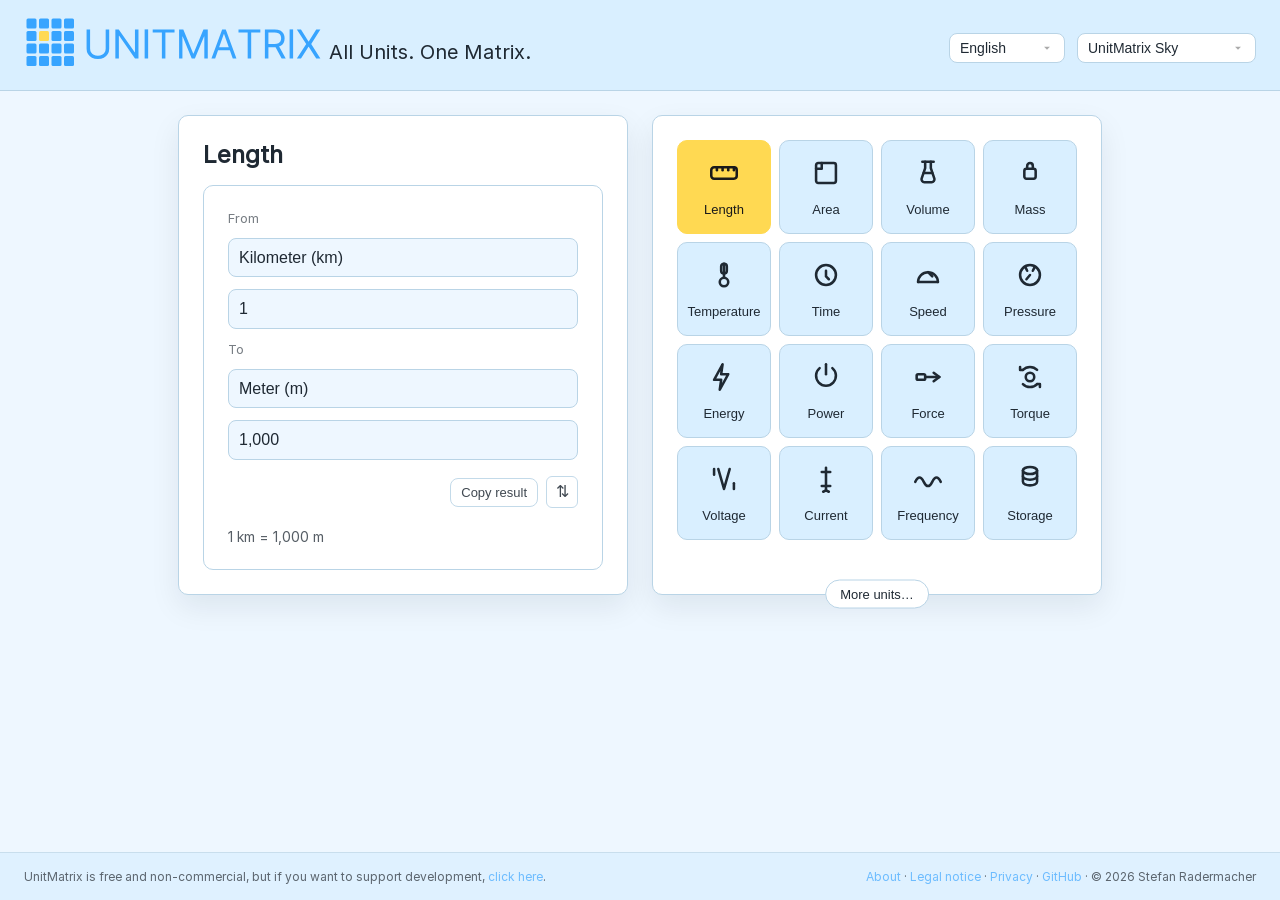
<file: index.html>
<!DOCTYPE html>
<html lang="en" data-theme="sky">
<head>
    <meta charset="utf-8">
    <meta name="viewport" content="width=device-width, initial-scale=1">

    <title>UnitMatrix — Universal Unit Converter</title>
    <meta name="description" content="Convert units instantly with UnitMatrix: a fast, accurate, privacy-friendly unit converter with no tracking and full offline capability.">
    <meta name="theme-color" content="#d9efff">

    <!-- Canonical -->
    <link rel="canonical" href="https://unitmatrix.net/">

<!-- Open Graph -->
    <meta property="og:title" content="UnitMatrix — Universal Unit Converter">
    <meta property="og:description" content="Convert units instantly: fast, accurate and privacy-friendly. No tracking, no ads.">
    <meta property="og:url" content="https://unitmatrix.net/">
    <meta property="og:type" content="website">
    <meta property="og:image" content="https://unitmatrix.net/assets/img/og-image.png">
    <meta property="og:image:width" content="1200">
    <meta property="og:image:height" content="630">
    <meta name="twitter:card" content="summary_large_image">
    <meta name="twitter:title" content="UnitMatrix — Universal Unit Converter">
    <meta name="twitter:description" content="Convert units instantly: fast, accurate and privacy-friendly.">
    <meta name="twitter:image" content="https://unitmatrix.net/assets/img/og-image.png">

    <!-- Favicon + PWA -->
    <link rel="icon" href="assets/img/favicon.svg" type="image/svg+xml">
    <link rel="apple-touch-icon" href="assets/img/apple-touch-icon.png">
    <link rel="manifest" href="manifest.json">
    <meta name="mobile-web-app-capable" content="yes">
    <meta name="apple-mobile-web-app-title" content="UnitMatrix">

    <!-- Structured Data -->
    <script type="application/ld+json">
        {
            "@context": "https://schema.org",
            "@type": "SoftwareApplication",
            "name": "UnitMatrix",
            "alternateName": "Universal Unit Converter",
            "description": "A fast, accurate, privacy-friendly unit converter for length, area, volume, mass, temperature, time, speed, pressure, energy, power, force, torque, voltage, current, frequency, data storage, resistance, density, fuel economy, flow, luminance, radioactivity, viscosity and data rate.",
            "url": "https://unitmatrix.net",
            "applicationCategory": "UtilityApplication",
            "operatingSystem": "All",
            "inLanguage": ["en","de","es","fr","nl","pl","pt","ru","tr","uk","ja","zh"],
            "featureList": "Length, Area, Volume, Mass, Temperature, Time, Speed, Pressure, Energy, Power, Force, Torque, Voltage, Current, Frequency, Data Storage, Resistance, Density, Fuel Economy, Flow, Luminance, Radioactivity, Viscosity, Data Rate",
            "offers": {
                "@type": "Offer",
                "price": "0.00",
                "priceCurrency": "EUR"
            }
        }
    </script>

    <!-- CSS + fonts -->
    <link rel="stylesheet" href="assets/css/style.css">

</head>

<body>
<div class="page-wrapper">
    <header class="header">
        <div class="header-left">
            <div class="logo-row">
                <div class="logo-svg">
                    <svg xmlns="http://www.w3.org/2000/svg"
                         width="610" height="120" viewBox="0 0 610 120"
                         aria-label="UnitMatrix Logo" role="img">
                        <g transform="translate(5,5)">
                            <!-- 4×4 Matrix Icon -->
                            <g id="matrix">
                                <rect x="0" y="0" width="20" height="20" rx="3" ry="3" fill="#37a4ff"/>
                                <rect x="25" y="0" width="20" height="20" rx="3" ry="3" fill="#37a4ff"/>
                                <rect x="50" y="0" width="20" height="20" rx="3" ry="3" fill="#37a4ff"/>
                                <rect x="75" y="0" width="20" height="20" rx="3" ry="3" fill="#37a4ff"/>

                                <rect x="0" y="25" width="20" height="20" rx="3" ry="3" fill="#37a4ff"/>
                                <rect x="25" y="25" width="20" height="20" rx="3" ry="3" fill="#ffd952"/>
                                <rect x="50" y="25" width="20" height="20" rx="3" ry="3" fill="#37a4ff"/>
                                <rect x="75" y="25" width="20" height="20" rx="3" ry="3" fill="#37a4ff"/>

                                <rect x="0" y="50" width="20" height="20" rx="3" ry="3" fill="#37a4ff"/>
                                <rect x="25" y="50" width="20" height="20" rx="3" ry="3" fill="#37a4ff"/>
                                <rect x="50" y="50" width="20" height="20" rx="3" ry="3" fill="#37a4ff"/>
                                <rect x="75" y="50" width="20" height="20" rx="3" ry="3" fill="#37a4ff"/>

                                <rect x="0" y="75" width="20" height="20" rx="3" ry="3" fill="#37a4ff"/>
                                <rect x="25" y="75" width="20" height="20" rx="3" ry="3" fill="#37a4ff"/>
                                <rect x="50" y="75" width="20" height="20" rx="3" ry="3" fill="#37a4ff"/>
                                <rect x="75" y="75" width="20" height="20" rx="3" ry="3" fill="#37a4ff"/>
                            </g>

                            <g aria-hidden="true">
                                <path transform="translate(115.000,80) scale(0.039062,-0.039062)" d="M1110 1490H1290V504Q1290 351 1218.5 231.5Q1147 112 1017.0 43.0Q887 -26 712 -26Q537 -26 406.5 43.0Q276 112 204.0 231.5Q132 351 132 504V1490H312V518Q312 409 360.0 324.0Q408 239 498.0 190.5Q588 142 712 142Q836 142 925.0 190.5Q1014 239 1062.0 324.0Q1110 409 1110 518Z" fill="#37a4ff"/>
                                <path transform="translate(172.547,80) scale(0.039062,-0.039062)" d="M1316 1490V0H1138L328 1170H312V0H132V1490H306L1122 318H1136V1490Z" fill="#37a4ff"/>
                                <path transform="translate(231.109,80) scale(0.039062,-0.039062)" d="M312 1490V0H132V1490Z" fill="#37a4ff"/>
                                <path transform="translate(250.453,80) scale(0.039062,-0.039062)" d="M50 1330V1490H1168V1330H700V0H520V1330Z" fill="#37a4ff"/>
                                <path transform="translate(300.031,80) scale(0.039062,-0.039062)" d="M132 1490H348L854 254H872L1378 1490H1601V0H1424V1132H1410L941 0H779L316 1132H302V0H132Z" fill="#37a4ff"/>
                                <path transform="translate(369.727,80) scale(0.039062,-0.039062)" d="M194 0H4L552 1490H738L1284 0H1096L650 1254H638ZM264 582H1026V422H264Z" fill="#37a4ff"/>
                                <path transform="translate(422.039,80) scale(0.039062,-0.039062)" d="M50 1330V1490H1168V1330H700V0H520V1330Z" fill="#37a4ff"/>
                                <path transform="translate(471.617,80) scale(0.039062,-0.039062)" d="M132 0V1490H636Q811 1490 922.5 1430.5Q1034 1371 1088.0 1267.5Q1142 1164 1142 1032Q1142 901 1088.5 799.0Q1035 697 923.5 639.5Q812 582 638 582H232V744H632Q752 744 825.0 779.0Q898 814 931.0 878.5Q964 943 964 1032Q964 1122 930.5 1189.0Q897 1256 824.0 1293.0Q751 1330 630 1330H312V0ZM990 0 630 670H834L1200 0Z" fill="#37a4ff"/>
                                <path transform="translate(521.039,80) scale(0.039062,-0.039062)" d="M312 1490V0H132V1490Z" fill="#37a4ff"/>
                                <path transform="translate(540.383,80) scale(0.039062,-0.039062)" d="M220 1490 604 870H616L1000 1490H1212L744 744L1212 0H1000L616 608H604L220 0H8L488 744L8 1490Z" fill="#37a4ff"/>
                            </g>
                        </g>
                    </svg>
                </div>
            </div>
            <p class="tagline">All Units. One Matrix.</p>
        </div>

        <div class="header-right">
            <div class="lang-select-wrapper">
                <label for="languageSelect" class="sr-only">Language</label>
                <select id="languageSelect" class="lang-select">
                </select>
            </div>
            <div class="theme-select-wrapper">
                <label for="themeSelect" class="sr-only">Theme</label>
                <select id="themeSelect" class="theme-select">
                </select>
            </div>
        </div>
    </header>

    <main class="main" role="main">
        <!-- Left Panel: Converter -->
        <section class="panel converter-panel">
            <h1 id="categoryTitle">Length</h1>
            <div class="converter-box">
                <label for="unitFrom">From</label>
                <select id="unitFrom"></select>

                <label for="inputValue" class="sr-only">Input value</label>
                <input type="text" inputmode="decimal" id="inputValue" value="1">

                <label for="unitTo">To</label>
                <select id="unitTo"></select>

                <label for="outputValue" class="sr-only">Output value</label>
                <input type="text" id="outputValue" readonly>

                <div class="converter-actions">
                    <div class="converter-actions-right">
                        <button type="button" id="copyResultBtn" class="copy-btn">
                            Copy result
                        </button>
                        <button
                                type="button"
                                id="swapUnitsBtn"
                                class="swap-btn"
                                aria-label="Swap units">
                            ⇅
                        </button>
                    </div>
                </div>

                <div id="conversionSummary" class="conversion-summary" role="status" aria-live="polite"></div>
                <p id="belowAbsZeroWarn" class="below-abs-zero-warn" role="alert" aria-live="assertive" hidden></p>
            </div>
        </section>

        <!-- Right Panel: Unit Matrix -->
        <section class="panel unitmatrix-panel">
            <div class="matrix-main">
                <div class="unitmatrix-grid"></div>

                <button class="matrix-toggle" type="button" aria-expanded="false" aria-controls="unitmatrix-extra">More units&hellip;</button>
            </div>

            <div class="unitmatrix-extra" id="unitmatrix-extra" hidden></div>
        </section>
    </main>

    <footer class="footer">
        <div id="footerSupport"></div>
        <div id="footerLinks">
            <a href="#" id="aboutLink"></a>
            <span aria-hidden="true"> · </span>
            <a href="/impressum.html" id="impressumLink"></a>
            <span aria-hidden="true"> · </span>
            <a href="/datenschutz.html" id="privacyLink"></a>
            <span aria-hidden="true"> · </span>
            <a href="https://github.com/stefanradermacher/unitmatrix" target="_blank" rel="noopener">GitHub</a>
            <span aria-hidden="true"> · </span>
            <span>&copy; 2026 Stefan Radermacher</span>
        </div>
    </footer>

    <!-- About Modal -->
    <div id="aboutModal" class="modal" aria-hidden="true">
        <div class="modal-backdrop" data-modal-close></div>
        <div class="modal-dialog" role="dialog" aria-modal="true" aria-labelledby="aboutModalTitle">
            <button type="button" class="modal-close" aria-label="Close about dialog" data-modal-close>
                &times;
            </button>
            <h2 id="aboutModalTitle"></h2>
            <div id="aboutModalBody"></div>
        </div>
    </div>

    <!-- Privacy Modal -->
    <div id="privacyModal" class="modal" aria-hidden="true">
        <div class="modal-backdrop" data-modal-close></div>
        <div class="modal-dialog" role="dialog" aria-modal="true" aria-labelledby="privacyModalTitle">
            <button type="button" class="modal-close" aria-label="Close privacy dialog" data-modal-close>
                ×
            </button>
            <h2 id="privacyModalTitle"></h2>
            <div id="privacyModalBody"></div>
        </div>
    </div>

    <!-- Support / Donate Modal -->
    <div id="supportModal" class="modal" aria-hidden="true">
        <div class="modal-backdrop" data-modal-close></div>
        <div class="modal-dialog" role="dialog" aria-modal="true" aria-labelledby="supportModalTitle">
            <button type="button" class="modal-close" aria-label="Close support dialog" data-modal-close>
                ×
            </button>
            <h2 id="supportModalTitle"></h2>
            <div id="supportModalBody"></div>
        </div>
    </div>

    <!-- Impressum / Legal Notice Modal -->
    <div id="impressumModal" class="modal" aria-hidden="true">
        <div class="modal-backdrop" data-modal-close></div>
        <div class="modal-dialog" role="dialog" aria-modal="true" aria-labelledby="impressumModalTitle">
            <button type="button" class="modal-close" aria-label="Close legal notice dialog" data-modal-close>
                ×
            </button>
            <h2 id="impressumModalTitle"></h2>
            <div id="impressumModalBody"></div>
        </div>
    </div>

    <script type="module" src="assets/js/app.js"></script>
</div> <!-- .page-wrapper -->

</body>
</html>
</file>
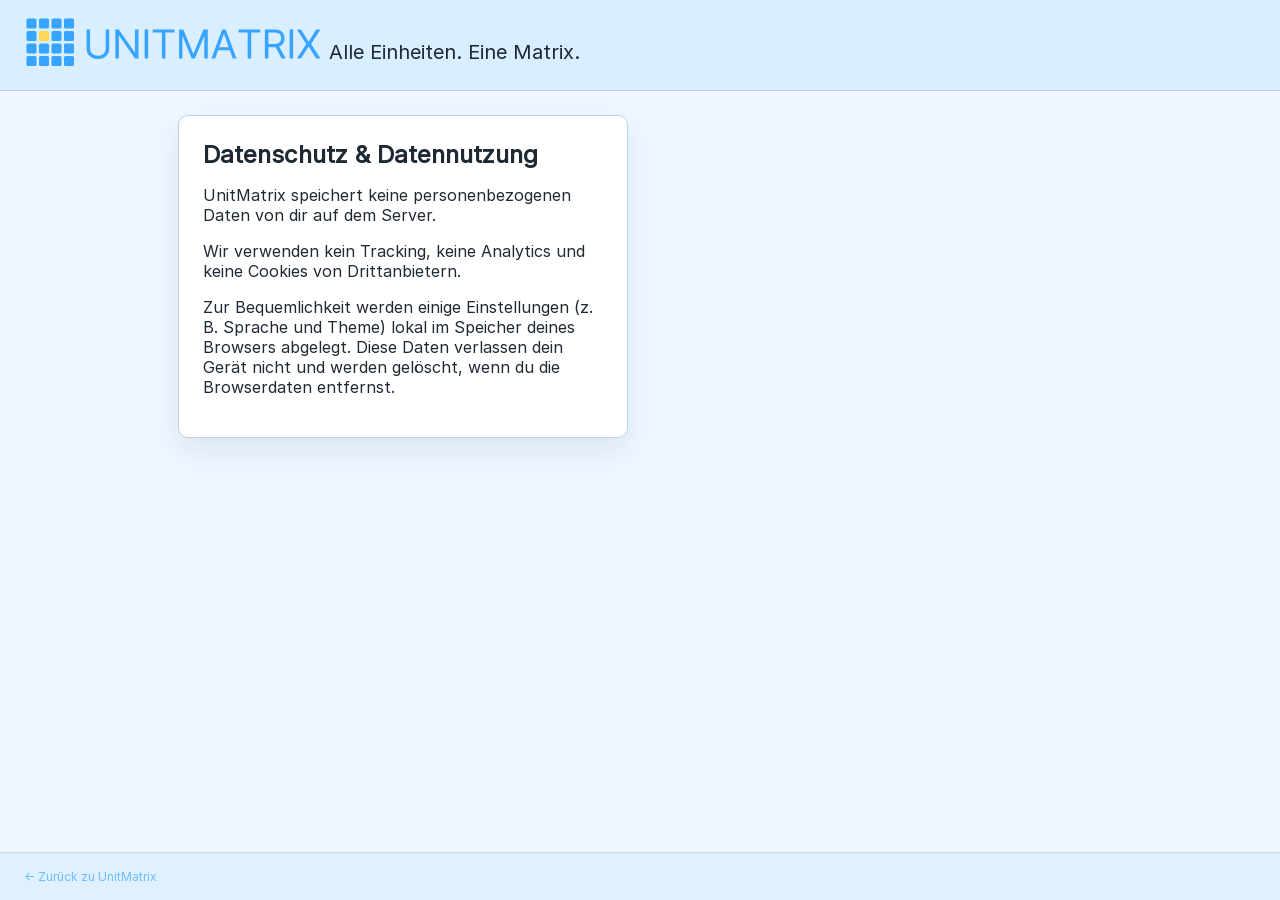
<file: datenschutz.html>
<!DOCTYPE html>
<html lang="de" data-theme="sky">
<head>
    <meta charset="utf-8">
    <meta name="viewport" content="width=device-width, initial-scale=1">
    <title>Datenschutz — UnitMatrix</title>
    <meta name="robots" content="noindex">
    <meta name="theme-color" content="#d9efff">
    <link rel="icon" href="assets/img/favicon.svg" type="image/svg+xml">
    <link rel="stylesheet" href="assets/css/style.css">
</head>
<body>
<div class="page-wrapper">
    <header class="header">
        <div class="header-left">
            <a href="/" style="text-decoration:none; color:inherit;">
                <div class="logo-row">
                    <div class="logo-svg">
                        <svg xmlns="http://www.w3.org/2000/svg"
                             width="610" height="120" viewBox="0 0 610 120"
                             aria-label="UnitMatrix" role="img">
                            <g transform="translate(5,5)">
                                <g id="matrix">
                                    <rect x="0" y="0" width="20" height="20" rx="3" ry="3" fill="#37a4ff"/>
                                    <rect x="25" y="0" width="20" height="20" rx="3" ry="3" fill="#37a4ff"/>
                                    <rect x="50" y="0" width="20" height="20" rx="3" ry="3" fill="#37a4ff"/>
                                    <rect x="75" y="0" width="20" height="20" rx="3" ry="3" fill="#37a4ff"/>

                                    <rect x="0" y="25" width="20" height="20" rx="3" ry="3" fill="#37a4ff"/>
                                    <rect x="25" y="25" width="20" height="20" rx="3" ry="3" fill="#ffd952"/>
                                    <rect x="50" y="25" width="20" height="20" rx="3" ry="3" fill="#37a4ff"/>
                                    <rect x="75" y="25" width="20" height="20" rx="3" ry="3" fill="#37a4ff"/>

                                    <rect x="0" y="50" width="20" height="20" rx="3" ry="3" fill="#37a4ff"/>
                                    <rect x="25" y="50" width="20" height="20" rx="3" ry="3" fill="#37a4ff"/>
                                    <rect x="50" y="50" width="20" height="20" rx="3" ry="3" fill="#37a4ff"/>
                                    <rect x="75" y="50" width="20" height="20" rx="3" ry="3" fill="#37a4ff"/>

                                    <rect x="0" y="75" width="20" height="20" rx="3" ry="3" fill="#37a4ff"/>
                                    <rect x="25" y="75" width="20" height="20" rx="3" ry="3" fill="#37a4ff"/>
                                    <rect x="50" y="75" width="20" height="20" rx="3" ry="3" fill="#37a4ff"/>
                                    <rect x="75" y="75" width="20" height="20" rx="3" ry="3" fill="#37a4ff"/>
                                </g>

                                <g aria-hidden="true">
                                    <path transform="translate(115.000,80) scale(0.039062,-0.039062)" d="M1110 1490H1290V504Q1290 351 1218.5 231.5Q1147 112 1017.0 43.0Q887 -26 712 -26Q537 -26 406.5 43.0Q276 112 204.0 231.5Q132 351 132 504V1490H312V518Q312 409 360.0 324.0Q408 239 498.0 190.5Q588 142 712 142Q836 142 925.0 190.5Q1014 239 1062.0 324.0Q1110 409 1110 518Z" fill="#37a4ff"/>
                                    <path transform="translate(172.547,80) scale(0.039062,-0.039062)" d="M1316 1490V0H1138L328 1170H312V0H132V1490H306L1122 318H1136V1490Z" fill="#37a4ff"/>
                                    <path transform="translate(231.109,80) scale(0.039062,-0.039062)" d="M312 1490V0H132V1490Z" fill="#37a4ff"/>
                                    <path transform="translate(250.453,80) scale(0.039062,-0.039062)" d="M50 1330V1490H1168V1330H700V0H520V1330Z" fill="#37a4ff"/>
                                    <path transform="translate(300.031,80) scale(0.039062,-0.039062)" d="M132 1490H348L854 254H872L1378 1490H1601V0H1424V1132H1410L941 0H779L316 1132H302V0H132Z" fill="#37a4ff"/>
                                    <path transform="translate(369.727,80) scale(0.039062,-0.039062)" d="M194 0H4L552 1490H738L1284 0H1096L650 1254H638ZM264 582H1026V422H264Z" fill="#37a4ff"/>
                                    <path transform="translate(422.039,80) scale(0.039062,-0.039062)" d="M50 1330V1490H1168V1330H700V0H520V1330Z" fill="#37a4ff"/>
                                    <path transform="translate(471.617,80) scale(0.039062,-0.039062)" d="M132 0V1490H636Q811 1490 922.5 1430.5Q1034 1371 1088.0 1267.5Q1142 1164 1142 1032Q1142 901 1088.5 799.0Q1035 697 923.5 639.5Q812 582 638 582H232V744H632Q752 744 825.0 779.0Q898 814 931.0 878.5Q964 943 964 1032Q964 1122 930.5 1189.0Q897 1256 824.0 1293.0Q751 1330 630 1330H312V0ZM990 0 630 670H834L1200 0Z" fill="#37a4ff"/>
                                    <path transform="translate(521.039,80) scale(0.039062,-0.039062)" d="M312 1490V0H132V1490Z" fill="#37a4ff"/>
                                    <path transform="translate(540.383,80) scale(0.039062,-0.039062)" d="M220 1490 604 870H616L1000 1490H1212L744 744L1212 0H1000L616 608H604L220 0H8L488 744L8 1490Z" fill="#37a4ff"/>
                                </g>
                            </g>
                        </svg>
                    </div>
                </div>
            </a>
            <p class="tagline">Alle Einheiten. Eine Matrix.</p>
        </div>
    </header>

    <main class="main" role="main">
        <div class="panel">
            <h1>Datenschutz &amp; Datennutzung</h1>

            <p>UnitMatrix speichert keine personenbezogenen Daten von dir auf dem Server.</p>
            <p>Wir verwenden kein Tracking, keine Analytics und keine Cookies von Drittanbietern.</p>
            <p>Zur Bequemlichkeit werden einige Einstellungen (z. B. Sprache und Theme) lokal im Speicher deines Browsers abgelegt. Diese Daten verlassen dein Gerät nicht und werden gelöscht, wenn du die Browserdaten entfernst.</p>
        </div>
    </main>

    <footer class="footer">
        <div>
            <a href="/">← Zurück zu UnitMatrix</a>
        </div>
    </footer>
</div>
</body>
</html>
</file>
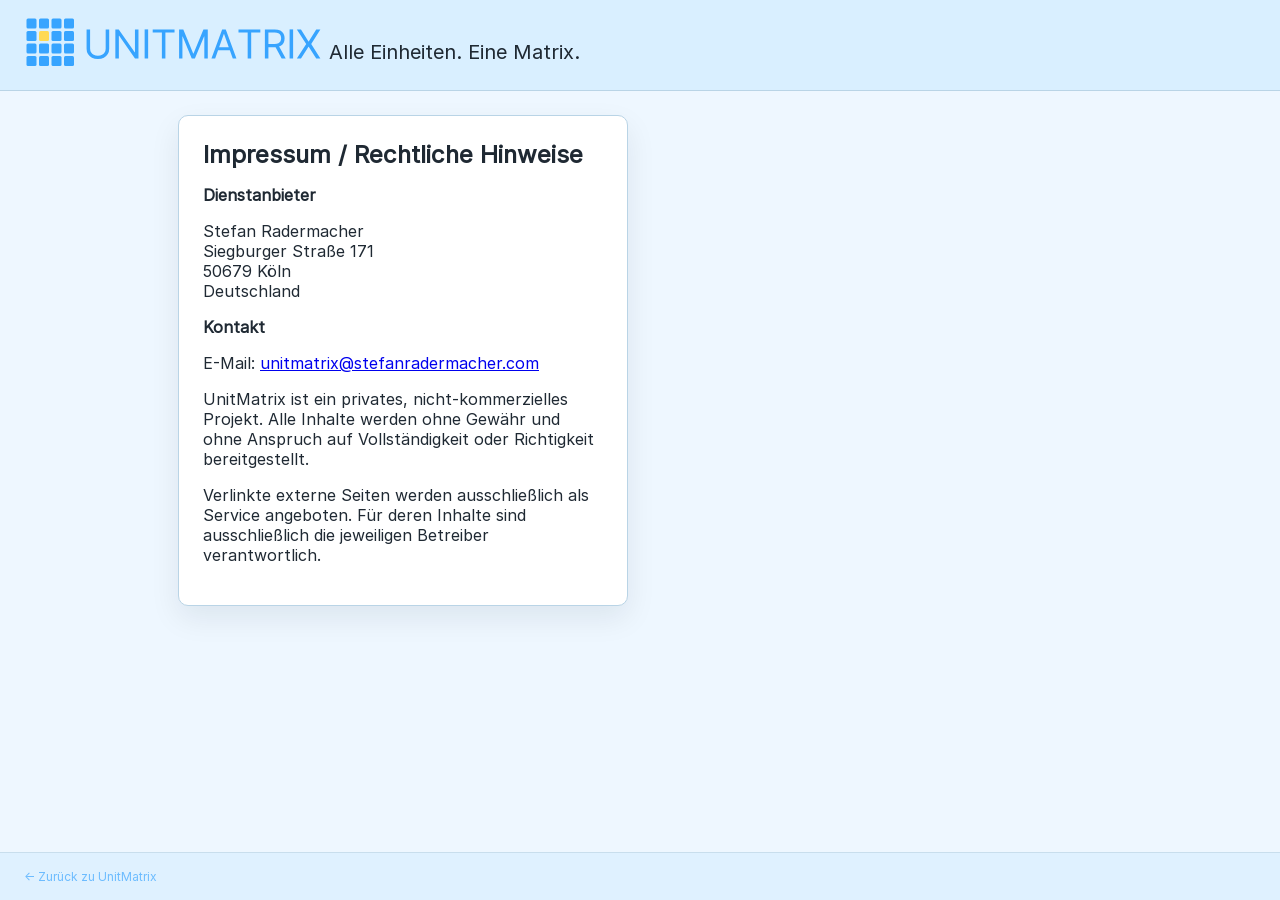
<file: impressum.html>
<!DOCTYPE html>
<html lang="de" data-theme="sky">
<head>
    <meta charset="utf-8">
    <meta name="viewport" content="width=device-width, initial-scale=1">
    <title>Impressum — UnitMatrix</title>
    <meta name="robots" content="noindex">
    <meta name="theme-color" content="#d9efff">
    <link rel="icon" href="assets/img/favicon.svg" type="image/svg+xml">
    <link rel="stylesheet" href="assets/css/style.css">
</head>
<body>
<div class="page-wrapper">
    <header class="header">
        <div class="header-left">
            <a href="/" style="text-decoration:none; color:inherit;">
                <div class="logo-row">
                    <div class="logo-svg">
                        <svg xmlns="http://www.w3.org/2000/svg"
                             width="610" height="120" viewBox="0 0 610 120"
                             aria-label="UnitMatrix" role="img">
                            <g transform="translate(5,5)">
                                <g id="matrix">
                                    <rect x="0" y="0" width="20" height="20" rx="3" ry="3" fill="#37a4ff"/>
                                    <rect x="25" y="0" width="20" height="20" rx="3" ry="3" fill="#37a4ff"/>
                                    <rect x="50" y="0" width="20" height="20" rx="3" ry="3" fill="#37a4ff"/>
                                    <rect x="75" y="0" width="20" height="20" rx="3" ry="3" fill="#37a4ff"/>

                                    <rect x="0" y="25" width="20" height="20" rx="3" ry="3" fill="#37a4ff"/>
                                    <rect x="25" y="25" width="20" height="20" rx="3" ry="3" fill="#ffd952"/>
                                    <rect x="50" y="25" width="20" height="20" rx="3" ry="3" fill="#37a4ff"/>
                                    <rect x="75" y="25" width="20" height="20" rx="3" ry="3" fill="#37a4ff"/>

                                    <rect x="0" y="50" width="20" height="20" rx="3" ry="3" fill="#37a4ff"/>
                                    <rect x="25" y="50" width="20" height="20" rx="3" ry="3" fill="#37a4ff"/>
                                    <rect x="50" y="50" width="20" height="20" rx="3" ry="3" fill="#37a4ff"/>
                                    <rect x="75" y="50" width="20" height="20" rx="3" ry="3" fill="#37a4ff"/>

                                    <rect x="0" y="75" width="20" height="20" rx="3" ry="3" fill="#37a4ff"/>
                                    <rect x="25" y="75" width="20" height="20" rx="3" ry="3" fill="#37a4ff"/>
                                    <rect x="50" y="75" width="20" height="20" rx="3" ry="3" fill="#37a4ff"/>
                                    <rect x="75" y="75" width="20" height="20" rx="3" ry="3" fill="#37a4ff"/>
                                </g>

                                <g aria-hidden="true">
                                    <path transform="translate(115.000,80) scale(0.039062,-0.039062)" d="M1110 1490H1290V504Q1290 351 1218.5 231.5Q1147 112 1017.0 43.0Q887 -26 712 -26Q537 -26 406.5 43.0Q276 112 204.0 231.5Q132 351 132 504V1490H312V518Q312 409 360.0 324.0Q408 239 498.0 190.5Q588 142 712 142Q836 142 925.0 190.5Q1014 239 1062.0 324.0Q1110 409 1110 518Z" fill="#37a4ff"/>
                                    <path transform="translate(172.547,80) scale(0.039062,-0.039062)" d="M1316 1490V0H1138L328 1170H312V0H132V1490H306L1122 318H1136V1490Z" fill="#37a4ff"/>
                                    <path transform="translate(231.109,80) scale(0.039062,-0.039062)" d="M312 1490V0H132V1490Z" fill="#37a4ff"/>
                                    <path transform="translate(250.453,80) scale(0.039062,-0.039062)" d="M50 1330V1490H1168V1330H700V0H520V1330Z" fill="#37a4ff"/>
                                    <path transform="translate(300.031,80) scale(0.039062,-0.039062)" d="M132 1490H348L854 254H872L1378 1490H1601V0H1424V1132H1410L941 0H779L316 1132H302V0H132Z" fill="#37a4ff"/>
                                    <path transform="translate(369.727,80) scale(0.039062,-0.039062)" d="M194 0H4L552 1490H738L1284 0H1096L650 1254H638ZM264 582H1026V422H264Z" fill="#37a4ff"/>
                                    <path transform="translate(422.039,80) scale(0.039062,-0.039062)" d="M50 1330V1490H1168V1330H700V0H520V1330Z" fill="#37a4ff"/>
                                    <path transform="translate(471.617,80) scale(0.039062,-0.039062)" d="M132 0V1490H636Q811 1490 922.5 1430.5Q1034 1371 1088.0 1267.5Q1142 1164 1142 1032Q1142 901 1088.5 799.0Q1035 697 923.5 639.5Q812 582 638 582H232V744H632Q752 744 825.0 779.0Q898 814 931.0 878.5Q964 943 964 1032Q964 1122 930.5 1189.0Q897 1256 824.0 1293.0Q751 1330 630 1330H312V0ZM990 0 630 670H834L1200 0Z" fill="#37a4ff"/>
                                    <path transform="translate(521.039,80) scale(0.039062,-0.039062)" d="M312 1490V0H132V1490Z" fill="#37a4ff"/>
                                    <path transform="translate(540.383,80) scale(0.039062,-0.039062)" d="M220 1490 604 870H616L1000 1490H1212L744 744L1212 0H1000L616 608H604L220 0H8L488 744L8 1490Z" fill="#37a4ff"/>
                                </g>
                            </g>
                        </svg>
                    </div>
                </div>
            </a>
            <p class="tagline">Alle Einheiten. Eine Matrix.</p>
        </div>
    </header>

    <main class="main" role="main">
        <div class="panel">
            <h1>Impressum / Rechtliche Hinweise</h1>

            <h2>Dienstanbieter</h2>
            <p>
                Stefan Radermacher<br>
                Siegburger Straße 171<br>
                50679 Köln<br>
                Deutschland
            </p>

            <h2>Kontakt</h2>
            <p>E-Mail: <a href="mailto:unitmatrix@stefanradermacher.com">unitmatrix@stefanradermacher.com</a></p>

            <p>UnitMatrix ist ein privates, nicht-kommerzielles Projekt. Alle Inhalte werden ohne Gewähr und ohne Anspruch auf Vollständigkeit oder Richtigkeit bereitgestellt.</p>
            <p>Verlinkte externe Seiten werden ausschließlich als Service angeboten. Für deren Inhalte sind ausschließlich die jeweiligen Betreiber verantwortlich.</p>
        </div>
    </main>

    <footer class="footer">
        <div>
            <a href="/">← Zurück zu UnitMatrix</a>
        </div>
    </footer>
</div>
</body>
</html>
</file>
<file: assets/css/style.css>
/* Layout constants (theme-independent) */
:root {
    --panel-max-width: 474px;
    --matrix-gap: 8px;
    --radius: 10px;
    --logo-blue: #37a4ff;
    --invalid-color: #dc2626;
    --warn-color: #b45309;
}

/* SYSTEM THEMING: Base + 4 Themes */

/* UnitMatrix Sky - default light theme, light blue */
:root[data-theme="sky"] {
    --bg: #eef7ff;
    --bg-alt: #d9efff;
    --panel: #ffffff;
    --text: #1f2933;
    --text-subtle: #4e657a;
    --border: #b9d4e6;
    --highlight: #e0f5ff;
    --tile-bg: #d9efff;
    --tile-border: #b9d4e6;
    --accent-yellow: #ffd952;
    --selection: rgba(55,164,255,0.25);
}

/* UnitMatrix Space – default dark theme, navy blue */
:root[data-theme="space"] {
    --bg: #0b1624;
    --bg-alt: #111c2f;
    --panel: #18263b;
    --text: #e5e9f0;
    --text-subtle: #9aa6b2;
    --border: #415a77;
    --highlight: #1f5f8b;
    --tile-bg: #111c2f;
    --tile-border: #415a77;
    --accent-yellow: #ffd952;
    --selection: rgba(55,164,255,0.35);
}

/* UnitMatrix Solar – warm light yellow */
:root[data-theme="solar"] {
    --bg: #fff8e6;
    --bg-alt: #ffecc2;
    --panel: #ffffff;
    --text: #3b2f1b;
    --text-subtle: #7a5c2b;
    --border: #f3d08a;
    --highlight: #fff2c2;
    --tile-bg: #ffecc2;
    --tile-border: #f3d08a;
    --accent-yellow: #56b9ff;
    --selection: rgba(243,176,50,0.35);
}

/* UnitMatrix Sylvan - light green */
:root[data-theme="sylvan"] {
    --bg: #f2f9f2;
    --bg-alt: #e1f3e1;
    --panel: #ffffff;
    --text: #1b2b1b;
    --text-subtle: #4d6b4d;
    --border: #b6d8b6;
    --highlight: #d2efd2;
    --tile-bg: #e1f3e1;
    --tile-border: #b6d8b6;
    --accent-yellow: #ffd952;
    --selection: rgba(80,160,80,0.25);
}

/* UnitMatrix Strawberry - light pink */
:root[data-theme="strawberry"] {
    --bg: #fff4f6;
    --bg-alt: #ffe3e8;
    --panel: #ffffff;
    --text: #4a1e25;
    --text-subtle: #82535c;
    --border: #f5c5cd;
    --highlight: #ffd6df;
    --tile-bg: #ffe3e8;
    --tile-border: #f5c5cd;
    --accent-yellow: #ffd952;
    --selection: rgba(210,80,110,0.25);
}

/* UnitMatrix Sangria – light violet */
:root[data-theme="sangria"] {
    --bg: #faf5ff;
    --bg-alt: #f0e0ff;
    --panel: #ffffff;
    --text: #3b1f52;
    --text-subtle: #705a85;
    --border: #ddc2f0;
    --highlight: #ecd6ff;
    --tile-bg: #f0e0ff;
    --tile-border: #ddc2f0;
    --accent-yellow: #ffd952;
    --selection: rgba(147,51,234,0.25);
}

/* UnitMatrix Slate – OLED dark, near-black */
:root[data-theme="slate"] {
    --bg: #080810;
    --bg-alt: #0f0f1a;
    --panel: #13131f;
    --text: #dde1ec;
    --text-subtle: #7880a0;
    --border: #252538;
    --highlight: #1c1c2e;
    --tile-bg: #0f0f1a;
    --tile-border: #252538;
    --accent-yellow: #ffd952;
    --selection: rgba(55,164,255,0.40);
}

/* UnitMatrix Sand – warm beige */
:root[data-theme="sand"] {
    --bg: #f7f1e6;
    --bg-alt: #ede3d0;
    --panel: #ffffff;
    --text: #3b2c18;
    --text-subtle: #7a6040;
    --border: #d6c4a0;
    --highlight: #f2e8d8;
    --tile-bg: #ede3d0;
    --tile-border: #d6c4a0;
    --accent-yellow: #e07b30;
    --selection: rgba(200,150,60,0.30);
}

/* UnitMatrix Sterling – cool silver grey */
:root[data-theme="sterling"] {
    --bg: #eef0f5;
    --bg-alt: #e0e4ec;
    --panel: #ffffff;
    --text: #1c2035;
    --text-subtle: #5a6080;
    --border: #bcc4d8;
    --highlight: #e8eaf2;
    --tile-bg: #e0e4ec;
    --tile-border: #bcc4d8;
    --accent-yellow: #ffd952;
    --selection: rgba(100,120,180,0.25);
}

/* Fonts */
@font-face {
    font-family: "Inter";
    src: url("../fonts/inter/Inter-Regular.woff2") format("woff2");
    font-weight: 400;
    font-style: normal;
}

@font-face {
    font-family: "Inter Tight";
    src: url("../fonts/inter/inter-tight-latin-400-normal.woff2") format("woff2");
    font-weight: 400;
    font-style: normal;
}

/* Global reset / layout */
*,
*::before,
*::after {
    box-sizing: border-box;
}

::selection {
    background: var(--selection);
}

html,
body {
    height: 100%;
}

body {
    margin: 0;
    background: var(--bg);
    color: var(--text);
    font-family: "Inter", system-ui, -apple-system, BlinkMacSystemFont, "Segoe UI", sans-serif;
    display: flex;
    flex-direction: column;
}

.page-wrapper {
    min-height: 100%;
    display: flex;
    flex-direction: column;
}

/* Main layout */
.main {
    margin: 0;
    padding: 24px 12px 40px;
    display: flex;
    flex-direction: column; /* stack by default */
    flex: 1 0 auto;
    gap: 24px;
}

/* Panels */
.panel {
    padding: 24px;
    border-radius: var(--radius);
    border: 1px solid var(--border);
    background: var(--panel);
    box-shadow: 0 12px 30px rgba(15, 23, 42, 0.08);
    width: 100%;
    max-width: 100%; /* stack full-width on mobile */
}

.unitmatrix-panel {
    position: relative;
    padding-bottom: 32px;
}

/* ≥ 768px: two panels side by side */
@media (min-width: 768px) {
    .main {
        display: grid;
        grid-template-columns: minmax(0, var(--panel-max-width)) minmax(0, var(--panel-max-width));
        justify-content: center;
        align-items: stretch;
        align-content: start;
        padding-left: 24px;
        padding-right: 24px;

        max-width: calc(2 * var(--panel-max-width) + 24px);
        margin: 0 auto;
    }

    .panel {
        width: 100%;
        max-width: var(--panel-max-width);
        min-width: 0;
    }
}

/* Matrix grid */
.unitmatrix-grid,
.unitmatrix-extra {
    display: grid;
    grid-template-columns: repeat(4, 1fr);
    gap: var(--matrix-gap);
    justify-content: center;
}

.unitmatrix-extra {
    margin-top: 24px;
}

.unitmatrix-extra[hidden] {
    display: none !important;
}

/* When extra units are expanded, left panel stays at its natural height */
.main:has(.unitmatrix-extra:not([hidden])) .converter-panel {
    align-self: start;
}

/* Category buttons */
.cat-btn {
    background: var(--tile-bg);
    border-radius: var(--radius);
    border: 1px solid var(--tile-border);
    cursor: pointer;
    color: var(--text);

    display: flex;
    flex-direction: column; /* icon above text */
    align-items: center;
    justify-content: center;
    text-align: center;

    width: 100%;
    aspect-ratio: 1 / 1;
    overflow: hidden; /* enforce aspect-ratio regardless of content height */

    padding: 10px;
    font-size: 13px;

    transition:
            background-color 0.15s ease,
            border-color 0.15s ease,
            transform 0.15s ease,
            box-shadow 0.15s ease;
}

.cat-btn:hover {
    transform: translateY(-2px);
    box-shadow: 0 4px 10px rgba(15, 23, 42, 0.12);
}

.cat-btn:focus-visible {
    outline: none;
    box-shadow: 0 0 0 2px rgba(55, 164, 255, 0.6);
    transform: translateY(-1px);
}

.cat-btn.active {
    background: var(--accent-yellow);
    border-color: var(--accent-yellow);
    color: #1a1a1a;
}

.cat-icon {
    width: 34px;
    height: 34px;
    margin-bottom: 10px;

    display: flex;
    align-items: center;
    justify-content: center;
}

.cat-icon svg {
    width: 100%;
    height: 100%;
    stroke: currentColor;
    display: block;
}

.cat-label {
    margin-top: 2px;
    font-size: 13px;
    line-height: 1.2;
}

/* Matrix toggle */
.matrix-toggle {
    position: absolute;
    left: 50%;
    bottom: 0;
    transform: translate(-50%, 50%);
    margin: 0;

    display: block;
    padding: 6px 14px;
    border-radius: 16px;
    background: var(--panel);
    border: 1px solid var(--border);
    color: var(--text);
    font-size: 13px;
    cursor: pointer;
    z-index: 2;

    transition: background-color 0.2s, border-color 0.2s;
}

.matrix-toggle:hover {
    background: var(--highlight);
}

.matrix-toggle:focus-visible {
    outline: none;
    border-color: var(--tile-border);
    box-shadow: 0 0 0 2px rgba(55, 164, 255, 0.3);
}

/* Header + footer */
header {
    background: var(--bg-alt);
    color: var(--text);
}

.header {
    display: flex;
    justify-content: space-between;
    align-items: center;
    padding: 16px 24px 10px;
    border-bottom: 1px solid var(--border);
}

.header-left {
    display: flex;
    align-items: center;
}

.header-right {
    display: flex;
    align-items: center;
    gap: 12px;
}

.logo-row {
    display: flex;
    align-items: baseline;
    gap: 16px;
}

.logo-row svg {
    height: 60px;
    width: auto;
}

.tagline {
    font-family: "Inter", system-ui, sans-serif;
    font-size: 20px;
    line-height: 1;
    color: var(--text);
    position: relative;
    top: 4px;
}

.footer {
    padding: 16px 24px;
    border-top: 1px solid var(--border);
    background: var(--bg-alt);
    color: var(--text);

    display: flex;
    flex-shrink: 0;
    justify-content: space-between;
    align-items: center;
    gap: 24px;

    font-size: 12px;
    opacity: 0.7;
}

.footer a {
    color: var(--logo-blue);
    text-decoration: none;
}

.footer a:hover {
    text-decoration: underline;
}

@media (max-width: 600px) {
    .footer {
        flex-direction: column;
        text-align: center;
    }
}

/* ─── Responsive panels ─────────────────────────────────────────── */

@media (max-width: 479px) {
    .panel {
        padding: 16px;
    }

    .converter-box {
        padding: 16px;
    }
}

/* ─── Responsive header ─────────────────────────────────────────── */

/* ≤ 749px: stack logo above tagline so selects stay beside them */
@media (max-width: 749px) {
    .header-left {
        flex-direction: column;
        align-items: flex-start;
        gap: 2px;
    }

    .logo-row svg {
        height: 40px;
    }

    .tagline {
        font-size: 14px;
        top: 0;      /* cancel the baseline-alignment offset */
        margin: 0;
    }
}

/* ≤ 599px: tighter padding, smaller logo, compact selects */
@media (max-width: 599px) {
    .header {
        padding-left: 14px;
        padding-right: 14px;
    }

    .logo-row svg {
        height: 36px;
    }

    .lang-select,
    .theme-select {
        font-size: 12px;
        padding: 4px 22px 4px 8px;
        background-position: right 7px center;
        background-size: 11px;
        max-width: 100px;
    }
}

/* ≤ 439px: wrap to two rows — logo+tagline above, selects below */
@media (max-width: 439px) {
    .header {
        flex-wrap: wrap;
        padding-bottom: 12px;
        row-gap: 8px;
    }

    .header-left {
        flex: 1 1 auto;
    }

    .header-right {
        flex: 0 0 100%;
        justify-content: flex-end;
    }

    /* selects have the full row — remove the tight constraints */
    .lang-select,
    .theme-select {
        font-size: 13px;
        padding: 5px 26px 5px 9px;
        background-position: right 8px center;
        background-size: 12px;
        max-width: none;
    }
}

/* Headings inside panels */
.panel > h1 {
    margin-top: 0;
    margin-bottom: 16px;
    font-size: 1.5rem;
}

.panel > h2 {
    margin-top: 0;
    margin-bottom: 16px;
    font-size: 1rem;
}

/* Form elements */

select {
    appearance: none;
    -webkit-appearance: none;

    border: 1px solid var(--border);
    border-radius: 8px;
    font-size: 14px;
    background: var(--panel);
    color: var(--text);

    padding: 8px 36px 8px 12px;
    cursor: pointer;
    transition:
            border-color 0.2s,
            background-color 0.2s,
            box-shadow 0.2s;
}

input,
select {
    background: var(--panel);
    color: var(--text);
    border: 1px solid var(--border);
}

input:hover,
select:hover {
    background: var(--highlight);
}

/* Language + theme selects */

.lang-select-wrapper,
.theme-select-wrapper {
    position: relative;
    display: inline-block;
}

.lang-select,
.theme-select {
    padding: 6px 32px 6px 10px;
    border-radius: 8px;
    border: 1px solid var(--border);
    background: var(--panel);
    color: var(--text);
    font-size: 14px;

    appearance: none;
    -webkit-appearance: none;

    background-image: url("data:image/svg+xml;utf8,\
<svg xmlns='http://www.w3.org/2000/svg' viewBox='0 0 24 24' fill='%23aaa'>\
<path d='M7 10l5 5 5-5z'/>\
</svg>");
    background-repeat: no-repeat;
    background-position: right 10px center;
    background-size: 14px;
}

.lang-select:focus,
.theme-select:focus {
    outline: none;
    border-color: var(--logo-blue);
    box-shadow: 0 0 0 2px rgba(55, 164, 255, 0.3);
}

/* Slightly brighter arrow when system prefers dark – optional cosmetic tweak */
@media (prefers-color-scheme: dark) {
    .lang-select,
    .theme-select {
        background-image: url("data:image/svg+xml;utf8,\
<svg xmlns='http://www.w3.org/2000/svg' viewBox='0 0 24 24' fill='%23ccc'>\
<path d='M7 10l5 5 5-5z'/>\
</svg>");
    }
}

/* Converter */

.converter-box {
    background: var(--panel);
    padding: 24px;
    border-radius: var(--radius);
    border: 1px solid var(--border);
    display: grid;
    gap: 12px;
}

.converter-box label {
    font-size: 13px;
    opacity: 0.6;
}

.converter-box select,
.converter-box input {
    width: 100%;
    box-sizing: border-box;
    padding: 10px;
    border-radius: 8px;
    border: 1px solid var(--border);
    background: var(--bg);
    font-size: 16px;
}

.converter-box input.is-invalid {
    border-color: var(--invalid-color, #dc2626);
    outline-color: var(--invalid-color, #dc2626);
}

.conversion-summary {
    margin-top: 8px;
    font-size: 14px;
    opacity: 0.75;
}

.fatal-error {
    position: fixed;
    inset: 0;
    display: flex;
    align-items: center;
    justify-content: center;
    background: rgba(0, 0, 0, 0.6);
    z-index: 9999;
    padding: 24px;
}

.fatal-error-box {
    background: var(--panel, #fff);
    color: var(--text, #1a1a2e);
    border-radius: var(--radius, 10px);
    padding: 32px;
    max-width: 420px;
    width: 100%;
    text-align: center;
    box-shadow: 0 16px 48px rgba(0, 0, 0, 0.3);
}

.fatal-error-box h2 {
    margin: 0 0 12px;
}

.fatal-error-box p {
    margin: 0 0 24px;
    opacity: 0.8;
}

.below-abs-zero-warn {
    margin-top: 6px;
    font-size: 13px;
    color: var(--warn-color, #b45309);
}

.converter-actions {
    margin-top: 4px;
    display: flex;
    justify-content: flex-end;
    align-items: center;
    gap: 8px;
    font-size: 13px;
    opacity: 0.85;
}

.converter-actions-right {
    display: flex;
    align-items: center;
    gap: 8px;
}

/* Copy-Button bleibt wie bisher */
.copy-btn {
    padding: 6px 10px;
    border-radius: 8px;
    border: 1px solid var(--border);
    background: var(--panel);
    color: var(--text);
    font-size: 13px;
    cursor: pointer;
    transition: background-color 0.2s, border-color 0.2s, box-shadow 0.2s;
}

.copy-btn:hover {
    background: var(--highlight);
    border-color: var(--logo-blue);
    box-shadow: 0 0 0 1px rgba(55, 164, 255, 0.2);
}

.swap-btn {
    width: 32px;
    height: 32px;
    padding: 0;
    border-radius: 6px;
    border: 1px solid var(--border);
    background: var(--panel);
    color: var(--text);
    font-size: 16px;
    line-height: 1;
    display: inline-flex;
    align-items: center;
    justify-content: center;
    cursor: pointer;
    transition: background-color 0.2s, border-color 0.2s, box-shadow 0.2s;
}

.swap-btn:hover {
    background: var(--highlight);
    border-color: var(--logo-blue);
    box-shadow: 0 0 0 1px rgba(55, 164, 255, 0.2);
}

.swap-btn:focus-visible {
    outline: none;
    border-color: var(--logo-blue);
    box-shadow: 0 0 0 2px rgba(55, 164, 255, 0.4);
}

/* Modal */

.modal {
    position: fixed;
    inset: 0;
    display: none;                 /* hidden by default */
    justify-content: center;
    align-items: center;
    z-index: 1000;
}

.modal.is-open {
    display: flex;
}

.modal-backdrop {
    position: absolute;
    inset: 0;
    background: rgba(15, 23, 42, 0.55);
}

.modal-dialog {
    position: relative;
    z-index: 1;
    max-width: 520px;
    width: calc(100% - 32px);
    background: var(--panel);
    color: var(--text);
    border-radius: 12px;
    border: 1px solid var(--border);
    box-shadow: 0 18px 40px rgba(15, 23, 42, 0.4);
    padding: 20px 24px 22px;
}

#aboutModal .modal-dialog {
    max-width: 560px;
}

.modal-dialog h2 {
    margin-top: 0;
    margin-bottom: 10px;
    font-size: 1.1rem;
}

.modal-dialog p {
    margin: 8px 0;
    font-size: 0.95rem;
    line-height: 1.5;
}

.modal-close {
    position: absolute;
    top: 8px;
    right: 10px;
    border: none;
    background: transparent;
    color: var(--text-subtle);
    font-size: 22px;
    cursor: pointer;
    padding: 2px 6px;
    line-height: 1;
}

.modal-close:hover {
    color: var(--text);
}

.modal-close:focus-visible {
    outline: none;
    border-radius: 999px;
    box-shadow: 0 0 0 2px rgba(55, 164, 255, 0.4);
}

/* Footer link style tweak */
#footerLinks a {
    color: var(--logo-blue);
    text-decoration: none;
}

#footerLinks a:hover {
    text-decoration: underline;
}

.about-more-projects {
    display: flex;
    align-items: center;
    gap: 8px;
}

.about-monogram {
    width: 22px;
    height: 22px;
    object-fit: contain;
    opacity: 0.8;
    flex-shrink: 0;
}

/* Show the right monogram variant per theme (mirrors stefanradermacher.com/projects) */
.about-monogram-light { display: none; }
.about-monogram-dark  { display: block; }
@media (prefers-color-scheme: light) {
    .about-monogram-light { display: block; }
    .about-monogram-dark  { display: none; }
}
:root[data-theme="sky"] .about-monogram-light,
:root[data-theme="solar"] .about-monogram-light,
:root[data-theme="sylvan"] .about-monogram-light,
:root[data-theme="strawberry"] .about-monogram-light,
:root[data-theme="sangria"] .about-monogram-light,
:root[data-theme="sand"] .about-monogram-light,
:root[data-theme="sterling"] .about-monogram-light {
    display: block;
}
:root[data-theme="sky"] .about-monogram-dark,
:root[data-theme="solar"] .about-monogram-dark,
:root[data-theme="sylvan"] .about-monogram-dark,
:root[data-theme="strawberry"] .about-monogram-dark,
:root[data-theme="sangria"] .about-monogram-dark,
:root[data-theme="sand"] .about-monogram-dark,
:root[data-theme="sterling"] .about-monogram-dark {
    display: none;
}
:root[data-theme="space"] .about-monogram-light,
:root[data-theme="slate"] .about-monogram-light {
    display: none;
}
:root[data-theme="space"] .about-monogram-dark,
:root[data-theme="slate"] .about-monogram-dark {
    display: block;
}

/* Deps list in About modal */
.modal-deps {
    margin-top: 20px;
    padding-top: 14px;
    border-top: 1px solid var(--border);
    font-size: 0.72rem;
    color: var(--text-subtle);
    line-height: 1.7;
}

.modal-deps p {
    font-size: 0.72rem;
    color: var(--text-subtle);
    margin: 0 0 6px;
}

/* Support modal buttons */

.support-button-row {
    margin-top: 14px;
    display: flex;
    flex-wrap: wrap;
    gap: 8px;
}

.support-button {
    display: inline-flex;
    align-items: center;
    justify-content: center;
    padding: 8px 14px;
    border-radius: 999px;
    font-size: 0.9rem;
    text-decoration: none;
    cursor: pointer;
    border: 1px solid transparent;
}

.support-button-primary {
    background: var(--logo-blue);
    color: #ffffff;
    border-color: var(--logo-blue);
}

.support-button-primary:hover {
    background: #1f8be0;
    border-color: #1f8be0;
}

.support-button-secondary {
    background: transparent;
    color: var(--text);
    border-color: var(--border);
}

.support-button-secondary:hover {
    background: var(--highlight);
}
/* Visually hidden text */

.sr-only {
    position: absolute !important;
    width: 1px; height: 1px;
    padding: 0; margin: -1px;
    overflow: hidden;
    clip: rect(0, 0, 0, 0);
    clip-path: inset(50%);
    white-space: nowrap;
    border: 0;
}
</file>
